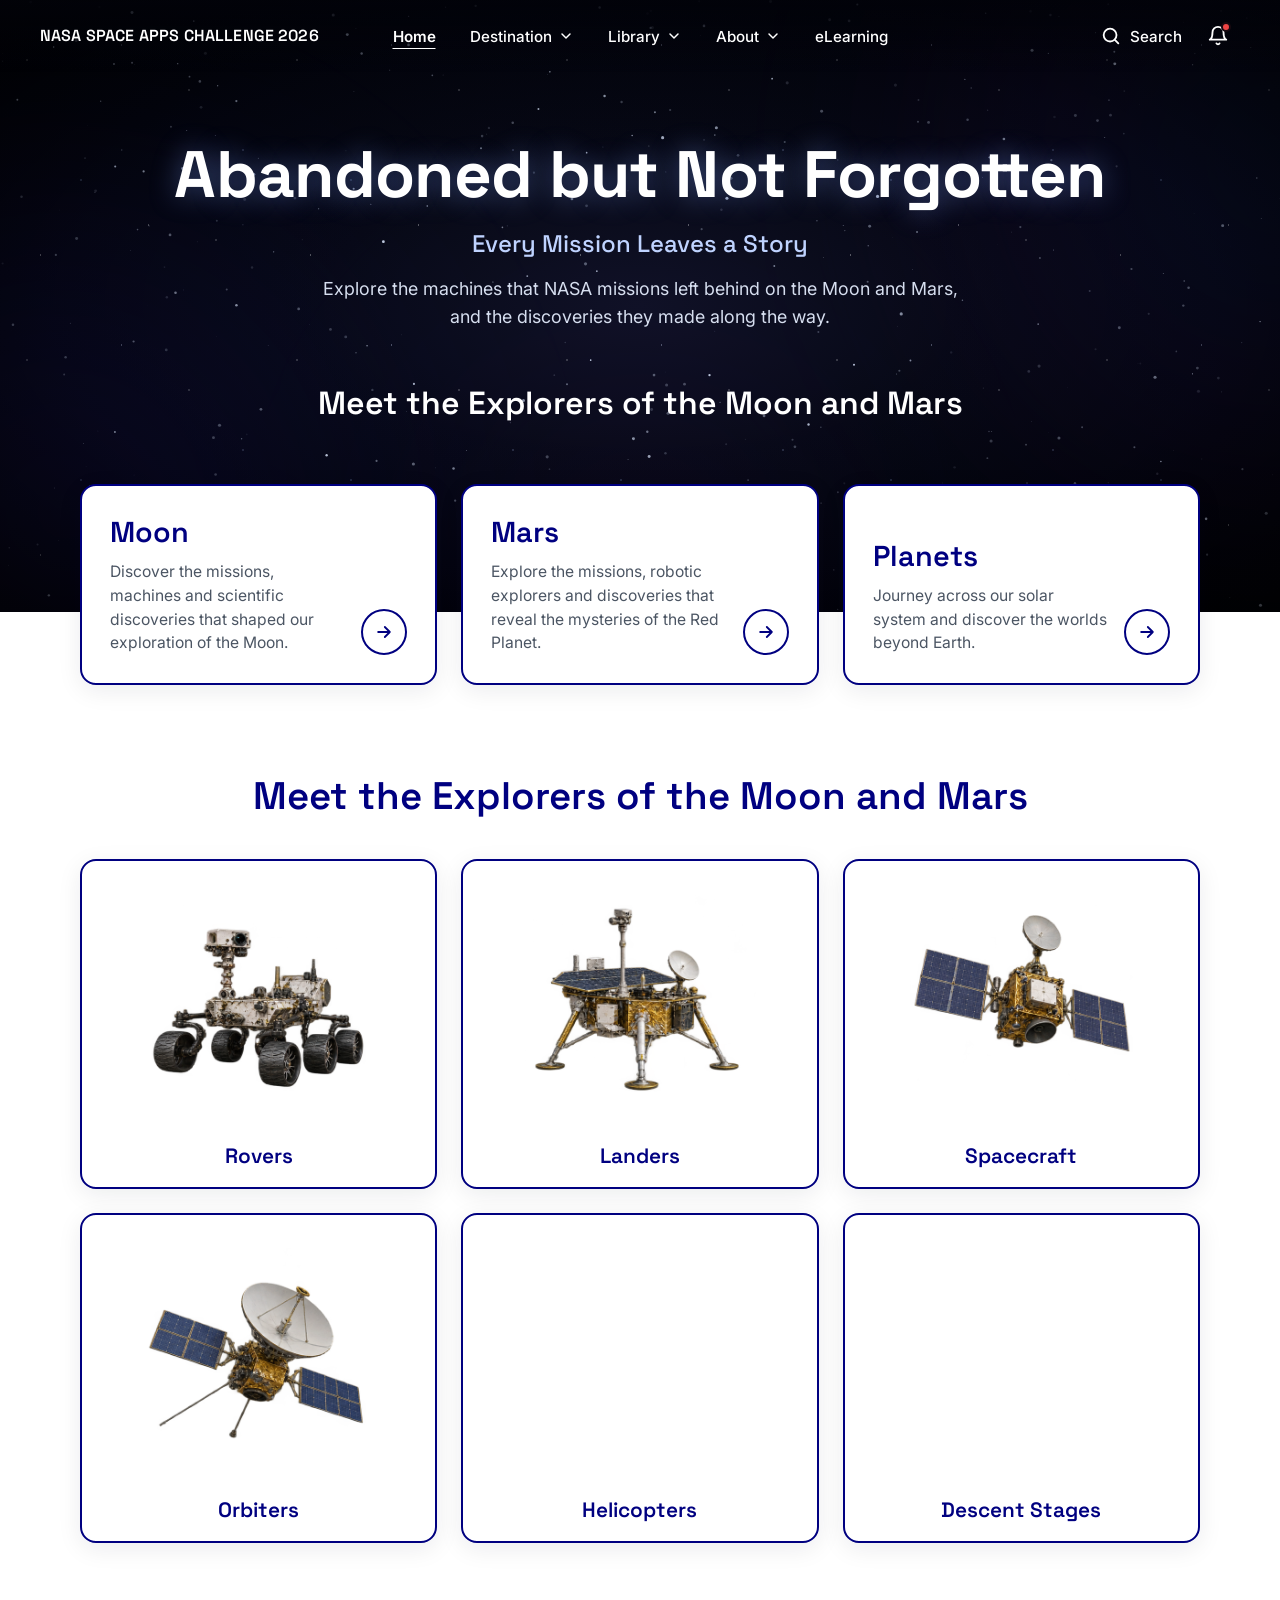
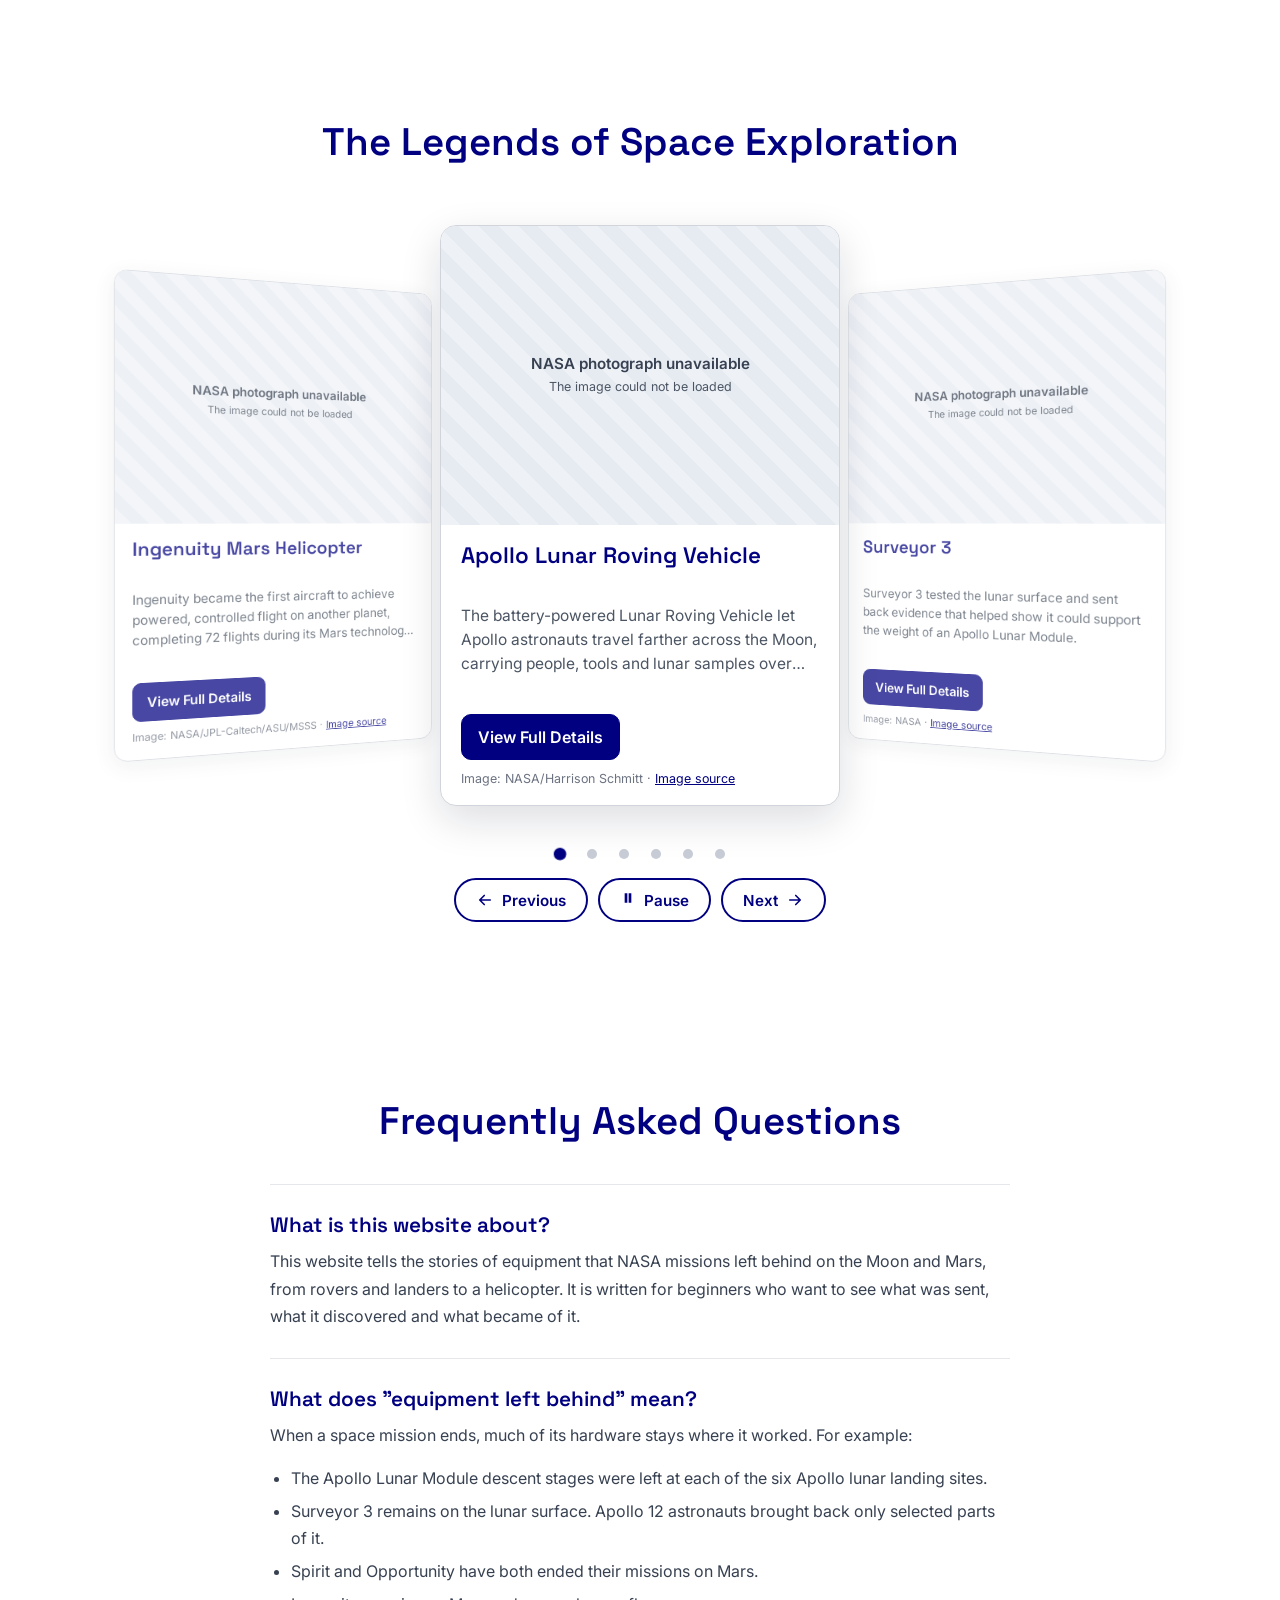
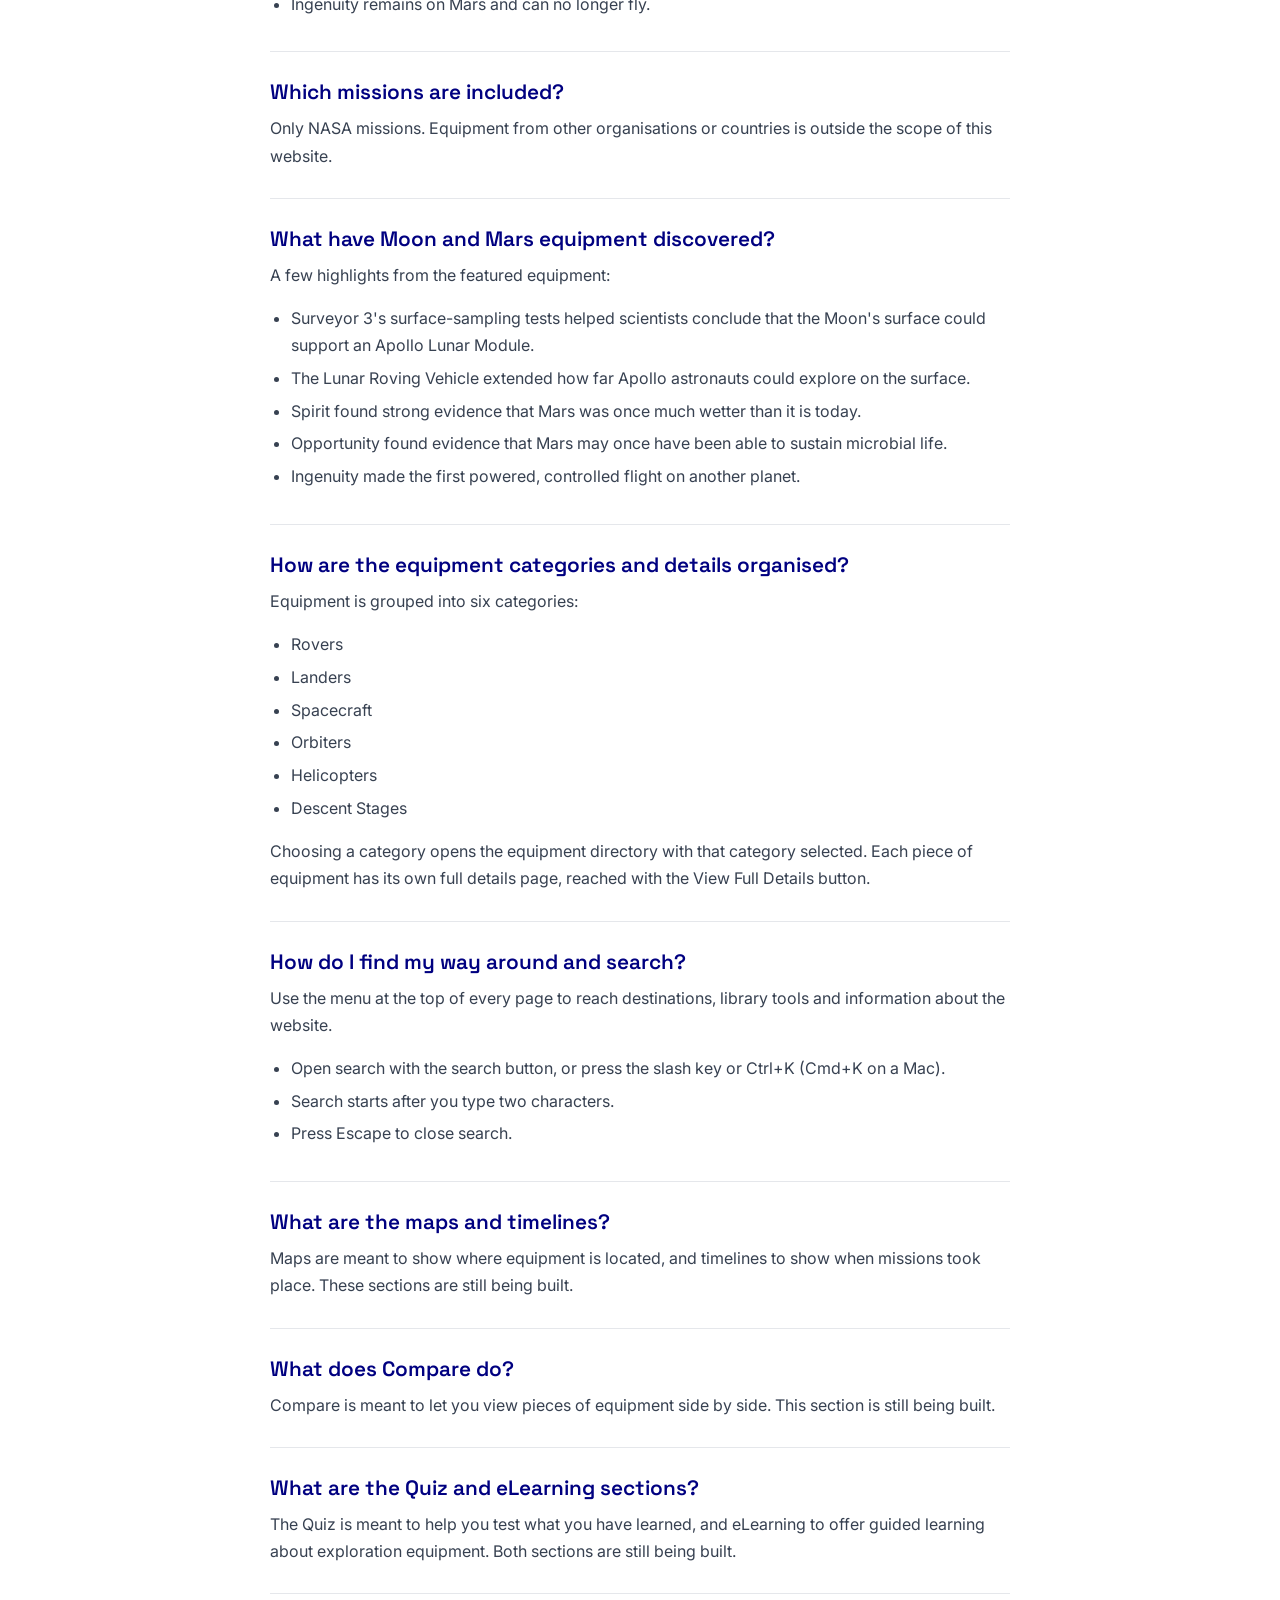
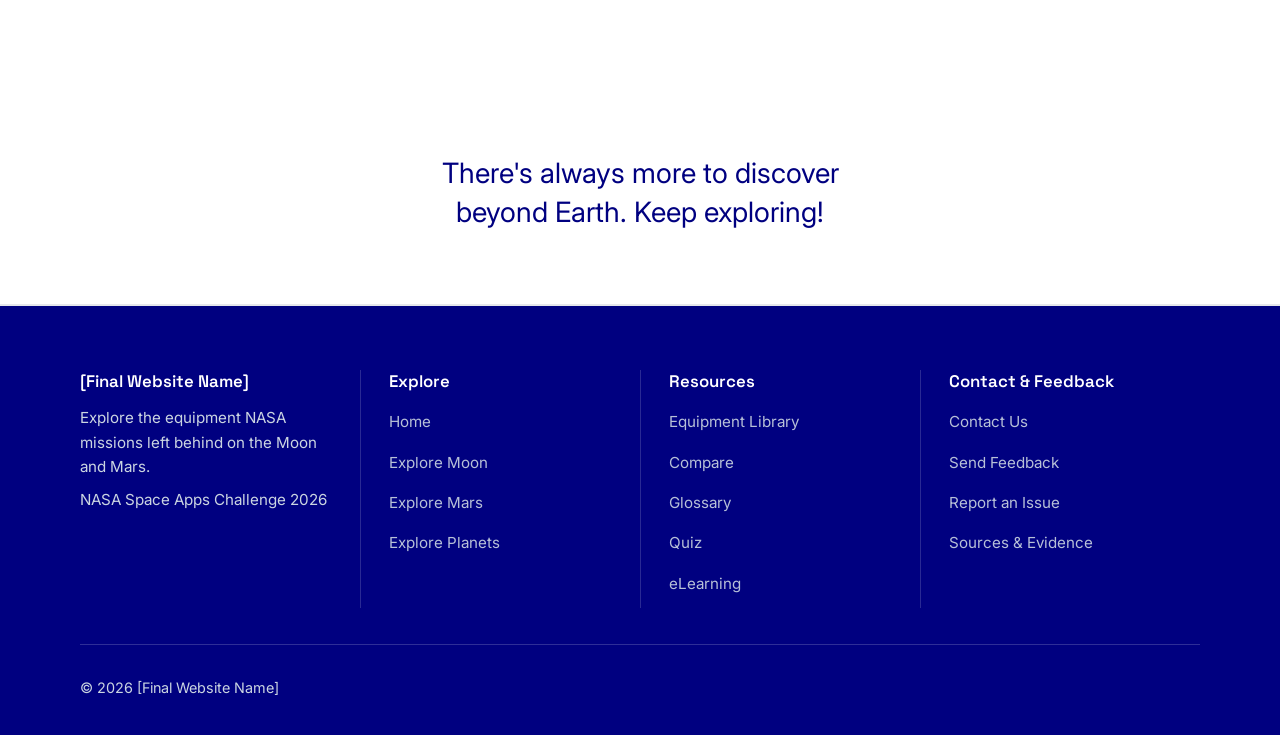
<file: index.html>
<!doctype html>
<html lang="en">
<head>
  <meta charset="utf-8">
  <meta name="viewport" content="width=device-width, initial-scale=1">
  <title>Abandoned but Not Forgotten</title>
  <meta name="description" content="Explore the equipment NASA missions left behind on the Moon and Mars.">
  <link rel="preconnect" href="https://fonts.googleapis.com">
  <link rel="preconnect" href="https://fonts.gstatic.com" crossorigin>
  <link href="https://fonts.googleapis.com/css2?family=Inter:wght@400;500;600&family=Space+Grotesk:wght@500;600;700&display=swap" rel="stylesheet">
  <link rel="stylesheet" href="css/styles.css">
</head>
<body>
  <a class="skip-link" href="#main" data-skip>Skip to main content</a>
  <header id="site-header" class="site-header is-top" data-hero="true"></header>
  <div id="drawer-root"></div>
  <div id="search-root"></div>
  <main id="main" tabindex="-1"><div id="app"></div></main>
  <footer id="site-footer" class="site-footer"></footer>
  <div class="sr-only" id="announcer" role="status" aria-live="polite"></div>
  <noscript><p style="padding:2rem">This prototype needs JavaScript.</p></noscript>
  <script type="module" src="js/main.js"></script>
</body>
</html>
</file>
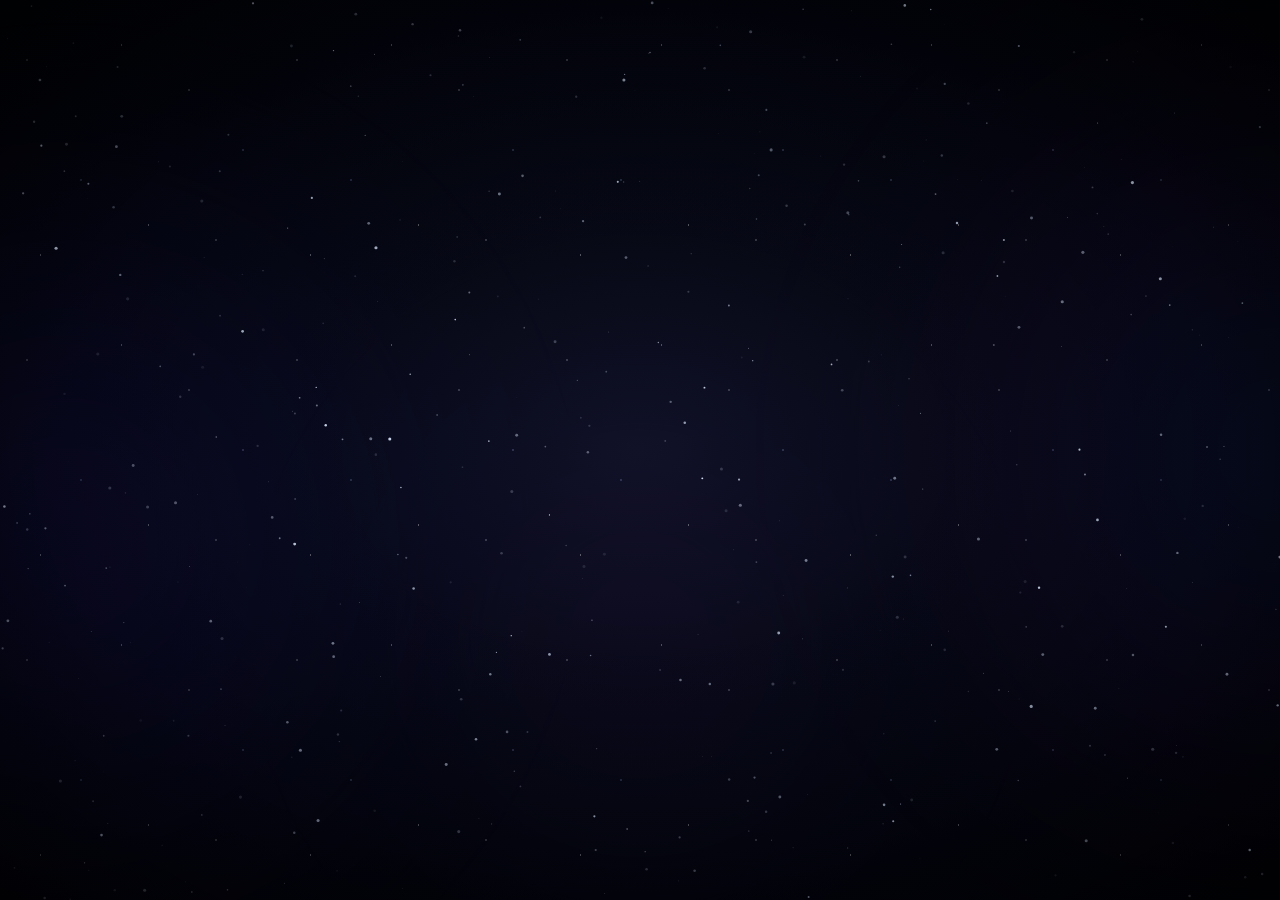
<file: assets/universe/animated-universe.html>
<!DOCTYPE html>
<html lang="en">
<head>
<meta charset="UTF-8">
<meta name="viewport" content="width=device-width, initial-scale=1">
<title>Deep Space — Animated Universe</title>
<style>
*{margin:0;padding:0;box-sizing:border-box}
html,body{width:100%;height:100%;overflow:hidden;background:#02030a;font-family:Arial,sans-serif}
.universe{position:relative;width:100%;height:100%;overflow:hidden;background:radial-gradient(ellipse at 50% 50%,#101126 0%,#070916 35%,#03040c 70%,#010208 100%)}
.nebula{position:absolute;width:85vw;height:85vw;max-width:900px;max-height:900px;border-radius:50%;filter:blur(75px);opacity:.18;animation:nebulaMove 24s ease-in-out infinite alternate}
.nebula-one{top:10%;left:-30%;background:radial-gradient(circle,#3526a6 0%,#17165b 35%,transparent 70%)}
.nebula-two{right:-35%;bottom:0;background:radial-gradient(circle,#153e87 0%,#25114c 40%,transparent 70%);animation-delay:-12s}
.nebula-three{top:35%;left:25%;width:50vw;height:50vw;background:radial-gradient(circle,#442066 0%,#161139 40%,transparent 70%);opacity:.12;animation-duration:32s}
#stars,.distant-stars,.atmosphere{position:absolute;inset:0;width:100%;height:100%}
.distant-stars{z-index:1;background-image:radial-gradient(1px 1px at 10% 20%,#fff,transparent),radial-gradient(1px 1px at 30% 60%,#a9caff,transparent),radial-gradient(1px 1px at 70% 30%,#fff,transparent),radial-gradient(1px 1px at 80% 80%,#fff,transparent),radial-gradient(1px 1px at 45% 15%,#d5dfff,transparent),radial-gradient(1px 1px at 15% 85%,#fff,transparent),radial-gradient(1px 1px at 90% 50%,#b8caff,transparent),radial-gradient(1px 1px at 55% 75%,#fff,transparent);background-size:270px 300px;opacity:.65;animation:distantDrift 100s linear infinite}
#stars{z-index:2}
.atmosphere{z-index:3;pointer-events:none;background:radial-gradient(ellipse at center,transparent 25%,rgba(0,0,8,.25) 65%,rgba(0,0,0,.7) 100%)}
.shooting-star{position:absolute;z-index:4;top:20%;left:-20%;width:140px;height:1px;opacity:0;background:linear-gradient(90deg,transparent,#9fcaff,#fff);transform:rotate(-25deg);animation:shooting 8s linear 3s infinite;box-shadow:0 0 8px #80aaff}
.shooting-star.two{top:55%;width:100px;animation-duration:10s;animation-delay:11s}
.center-content{position:absolute;z-index:5;top:50%;left:50%;width:90%;transform:translate(-50%,-50%);text-align:center;color:#fff;pointer-events:none}
.center-content h1{font-size:clamp(24px,5vw,52px);font-weight:300;letter-spacing:.18em;text-shadow:0 0 25px rgba(125,160,255,.4);animation:titleGlow 5s ease-in-out infinite alternate}
.center-content p{margin-top:16px;color:#a6b2d1;font-size:11px;letter-spacing:.35em;text-transform:uppercase}
@keyframes nebulaMove{from{transform:translate(-3%,-2%) scale(.95)}to{transform:translate(5%,4%) scale(1.12)}}
@keyframes distantDrift{to{transform:translateY(-300px)}}
@keyframes shooting{0%,75%{left:-20%;opacity:0}77%{opacity:.9}90%,100%{left:120%;opacity:0}}
@keyframes titleGlow{from{text-shadow:0 0 12px rgba(125,160,255,.2)}to{text-shadow:0 0 35px rgba(125,160,255,.7)}}
@media(max-width:600px){.nebula{filter:blur(55px)}.center-content p{font-size:9px;letter-spacing:.2em}}
@media(prefers-reduced-motion:reduce){*,*::before,*::after{animation-duration:.01ms!important;animation-iteration-count:1!important}}
</style>
</head>
<body>
<main class="universe">
  <div class="nebula nebula-one"></div>
  <div class="nebula nebula-two"></div>
  <div class="nebula nebula-three"></div>
  <div class="distant-stars"></div>
  <canvas id="stars"></canvas>
  <div class="shooting-star"></div>
  <div class="shooting-star two"></div>
  <div class="atmosphere"></div>
</main>
<script>
const canvas=document.getElementById("stars"),ctx=canvas.getContext("2d");
let stars=[],width=0,height=0;
function resizeCanvas(){
  width=innerWidth;height=innerHeight;
  const dpr=Math.min(devicePixelRatio||1,2);
  canvas.width=width*dpr;canvas.height=height*dpr;
  ctx.setTransform(dpr,0,0,dpr,0,0);
  createStars();
}
function createStars(){
  stars=Array.from({length:Math.min(450,Math.floor(width*height/1800))},()=>({
    x:Math.random()*width,y:Math.random()*height,
    radius:Math.random()*1.4+.2,alpha:Math.random()*.8+.2,
    speed:Math.random()*.012+.003,phase:Math.random()*Math.PI*2,
    drift:Math.random()*.12+.02
  }));
}
function drawStars(){
  ctx.clearRect(0,0,width,height);
  const time=performance.now()*.001;
  for(const s of stars){
    const twinkle=.35+.65*(Math.sin(time*s.speed*60+s.phase)+1)/2;
    ctx.beginPath();
    ctx.arc(s.x,s.y,s.radius,0,Math.PI*2);
    ctx.fillStyle=`rgba(220,232,255,${s.alpha*twinkle})`;
    ctx.fill();
    if((s.y+=s.drift)>height){s.y=0;s.x=Math.random()*width}
  }
  requestAnimationFrame(drawStars);
}
addEventListener("resize",resizeCanvas);
resizeCanvas();
drawStars();
</script>
</body>
</html>
</file>
<file: css/styles.css>
/* Approved visual system (HOME_SCREEN_SPECIFICATION.md §11) */
:root{
  --navy:#000080; --navy-hover:#1a1a9a; --white:#fff; --space-dark:#0B0F1A; --sky:#38BDF8; --lunar:#A1A1AA;
  --mars:#F45D37; --green:#22C55E; --mission:#F97316; --red:#EF4444; --body:#4B5563; --rv-bg:#F8FAFC;
  --line:#E5E7EB; --radius:16px; --radius-sm:10px; --shadow:0 6px 24px rgba(15,23,42,.08); --shadow-lg:0 14px 40px rgba(15,23,42,.14);
  --header-h:64px; --font-h:"Space Grotesk",system-ui,sans-serif; --font-b:"Inter",system-ui,-apple-system,"Segoe UI",sans-serif;
  --gutter:clamp(16px,4vw,40px); --max:1200px; --ease:cubic-bezier(.22,.61,.36,1);
}
@media (min-width:1080px){:root{--header-h:72px}}

*,*::before,*::after{box-sizing:border-box}
html{scroll-behavior:smooth;-webkit-text-size-adjust:100%}
html.no-scroll,html.no-scroll body{overflow:hidden}
body{margin:0;font-family:var(--font-b);font-size:1rem;line-height:1.6;color:#1F2937;background:var(--white);overflow-x:hidden}
img,svg{max-width:100%}
a{color:inherit}
h1,h2,h3{font-family:var(--font-h);color:var(--navy);margin:0;line-height:1.2}
p{margin:0 0 1em}
ul,ol{margin:0;padding:0;list-style:none}
:focus-visible{outline:3px solid var(--sky);outline-offset:3px;border-radius:6px}
.sr-only{position:absolute!important;width:1px;height:1px;margin:-1px;padding:0;overflow:hidden;clip:rect(0,0,0,0);white-space:nowrap;border:0}
.skip-link{position:fixed;left:12px;top:-60px;z-index:2000;background:var(--navy);color:#fff;padding:10px 16px;border-radius:8px;transition:top .15s}
.skip-link:focus{top:12px}
main:focus{outline:none}
.wrap{max-width:var(--max);margin:0 auto;padding:0 var(--gutter)}
.muted{color:var(--body);font-size:.95rem}
.center{text-align:center}

/* ---------- Header ---------- */
.site-header{position:fixed;inset:0 0 auto 0;z-index:1000;height:var(--header-h);background:#fff;color:var(--navy);
  box-shadow:0 1px 0 var(--line),0 4px 18px rgba(15,23,42,.06);transition:transform .32s var(--ease),background-color .32s,box-shadow .32s,color .32s}
.site-header.is-hidden{transform:translateY(-100%)}
.site-header[data-hero="true"].is-top{background:linear-gradient(180deg,rgba(2,3,10,.78) 0%,rgba(2,3,10,0) 100%);box-shadow:none;color:#fff}
.hdr-inner{height:100%;max-width:1440px;margin:0 auto;padding:0 var(--gutter);display:flex;align-items:center;justify-content:space-between;gap:12px}
.brand{font-family:var(--font-h);font-weight:600;font-size:clamp(.72rem,3.4vw,.95rem);line-height:1.15;letter-spacing:.01em;text-decoration:none;color:inherit;max-width:60vw}
@media (min-width:1080px){.hdr-inner{display:grid;grid-template-columns:1fr auto 1fr}.brand{font-size:clamp(.85rem,1.25vw,1.05rem);max-width:none;white-space:nowrap}}
.nav-desktop{display:none}
@media (min-width:1080px){.nav-desktop{display:block}}
.nav-desktop>ul{display:flex;align-items:center;gap:6px}
.nav-link{font:500 .95rem var(--font-b);color:inherit;background:none;border:0;padding:10px 14px;border-radius:999px;text-decoration:none;cursor:pointer;display:inline-flex;align-items:center;gap:6px;transition:background-color .2s,opacity .2s}
.nav-link:hover{background:rgba(127,127,170,.16)}
.nav-link[aria-current="page"]{font-weight:600;text-decoration:underline;text-underline-offset:6px}
.chev{display:inline-flex;transition:transform .2s}.dd.is-open .chev{transform:rotate(180deg)}
.dd{position:relative}
.dd-menu{position:absolute;top:calc(100% + 6px);left:50%;transform:translateX(-50%);min-width:210px;background:#fff;border:1px solid var(--line);border-radius:14px;box-shadow:var(--shadow-lg);padding:8px;color:var(--navy)}
.dd-menu a{display:block;padding:10px 14px;border-radius:10px;text-decoration:none;font-size:.95rem;font-weight:500;color:var(--navy)}
.dd-menu a:hover{background:#EEF2FF}
.hdr-actions{display:flex;align-items:center;gap:4px;justify-self:end}
.icon-btn{position:relative;display:inline-flex;align-items:center;justify-content:center;gap:8px;min-width:44px;height:44px;padding:0 10px;border:0;background:none;color:inherit;border-radius:999px;cursor:pointer;text-decoration:none;font:500 .95rem var(--font-b);transition:background-color .2s}
.icon-btn:hover{background:rgba(127,127,170,.18)}
.icon-btn:active{transform:scale(.96)}
.search-label,.bell{display:none}
.burger{display:inline-flex}
@media (min-width:1080px){.search-label{display:inline}.bell{display:inline-flex}.burger{display:none}}
.dot{position:absolute;top:8px;right:9px;width:10px;height:10px;border-radius:50%;background:var(--red);border:2px solid #fff}
.site-header[data-hero="true"].is-top .dot{border-color:rgba(2,3,10,.9)}
.dot[hidden]{display:none}
.dot.inline{position:static;display:inline-block;margin-left:10px;border-color:#fff;vertical-align:middle}

/* ---------- Drawer ---------- */
.drawer{position:fixed;inset:0;z-index:1100}
.drawer[hidden]{display:none}
.drawer-backdrop{position:absolute;inset:0;background:rgba(2,3,10,.55);opacity:0;transition:opacity .25s}
.drawer-panel{position:absolute;top:0;right:0;bottom:0;width:min(88vw,360px);background:#fff;color:var(--navy);transform:translateX(100%);transition:transform .26s var(--ease);display:flex;flex-direction:column;overflow-y:auto;box-shadow:-10px 0 40px rgba(0,0,0,.25)}
.drawer.is-open .drawer-backdrop{opacity:1}.drawer.is-open .drawer-panel{transform:none}
.drawer-head{display:flex;align-items:center;justify-content:space-between;padding:10px 12px 10px 20px;border-bottom:1px solid var(--line)}
.drawer-title{font:600 1.1rem var(--font-h)}
.drawer-list{padding:8px 12px 24px}
.drawer-link{display:flex;width:100%;align-items:center;justify-content:space-between;min-height:48px;padding:10px 12px;border:0;background:none;color:var(--navy);font:500 1.02rem var(--font-b);text-align:left;text-decoration:none;border-radius:10px;cursor:pointer}
.drawer-link:hover{background:#EEF2FF}
.drawer-link.sub{padding-left:28px;font-weight:400}
.drawer-acc.is-open .chev{transform:rotate(180deg)}
.drawer-sub{padding-bottom:4px}.drawer-sub[hidden]{display:none}

/* ---------- Search overlay ---------- */
.search-overlay{position:fixed;inset:0;z-index:1200;display:flex;align-items:flex-start;justify-content:center;padding:clamp(12px,10vh,96px) 12px 12px;opacity:0;transition:opacity .2s linear}
.search-overlay[hidden]{display:none}
.search-overlay.is-open{opacity:1}
.search-backdrop{position:absolute;inset:0;background:rgba(2,3,10,.55);backdrop-filter:blur(6px);-webkit-backdrop-filter:blur(6px)}
.search-panel{position:relative;width:min(680px,100%);max-height:min(78vh,640px);display:flex;flex-direction:column;background:#fff;border-radius:20px;box-shadow:0 24px 70px rgba(0,0,0,.4);overflow:hidden}
.search-top{display:flex;align-items:center;gap:8px;padding:14px 14px 14px 18px;border-bottom:1px solid var(--line)}
.search-ico{color:var(--navy);display:inline-flex}
#search-input{flex:1;min-width:0;border:0;outline:0;font:400 1.1rem var(--font-b);color:#111827;background:none;padding:8px 4px;height:44px}
#search-input:focus-visible{outline:none}
.search-top:focus-within{box-shadow:inset 0 -2px 0 var(--navy)}
.search-clear{border:0;background:#EEF2FF;color:var(--navy);width:30px;height:30px;border-radius:50%;font-size:1.3rem;line-height:1;cursor:pointer}
.search-clear[hidden]{display:none}
.search-esc{display:inline-flex;align-items:center;gap:6px;border:1px solid var(--line);background:#fff;color:var(--navy);height:38px;padding:0 10px;border-radius:10px;cursor:pointer;font:500 .8rem var(--font-b)}
.esc-hint{display:none}
@media (min-width:700px){.esc-hint{display:inline}}
.offline-label{margin:0;padding:6px 18px;background:#FFF7ED;color:#9A3412;font-size:.85rem;font-weight:600;border-bottom:1px solid #FED7AA}
.offline-label[hidden]{display:none}
.search-body{overflow-y:auto;padding:12px 8px 16px;flex:1;min-height:120px}
.sugg{padding:6px 12px 10px}
.sugg-head{display:flex;justify-content:space-between;align-items:center;margin-bottom:6px}
.sugg h3{font:600 .9rem var(--font-h);text-transform:uppercase;letter-spacing:.06em;color:var(--body)}
.link-btn{background:none;border:0;color:var(--navy);font:600 .9rem var(--font-b);cursor:pointer;text-decoration:underline;padding:6px}
.link-btn[hidden]{display:none}
.sugg-list{display:flex;flex-wrap:wrap;gap:8px}
.sugg-item{border:1px solid var(--line);background:#fff;color:var(--navy);padding:8px 14px;border-radius:999px;font:500 .92rem var(--font-b);cursor:pointer}
.sugg-item:hover{background:#EEF2FF}
.results{max-height:calc(5 * 78px);overflow-y:auto}  /* ~5 results visible, scroll for more */
.result{display:block;padding:12px 14px;border-radius:12px;text-decoration:none;min-height:70px}
.result:hover,.result:focus-visible{background:#EEF2FF}
.r-top{display:flex;align-items:center;justify-content:space-between;gap:10px}
.r-title{font:600 1rem var(--font-b);color:#111827;overflow:hidden;text-overflow:ellipsis;white-space:nowrap}
.r-type{flex:none;font:600 .72rem var(--font-b);color:var(--navy);background:#EEF2FF;border-radius:999px;padding:3px 9px}
.r-desc{display:block;color:var(--body);font-size:.9rem;overflow:hidden;text-overflow:ellipsis;white-space:nowrap}
mark{background:none;color:var(--navy);font-weight:700;text-decoration:underline;text-underline-offset:2px}
.search-error{text-align:center;padding:24px}

/* ---------- Buttons / shared ---------- */
.btn-primary{position:relative;display:inline-flex;align-items:center;justify-content:center;gap:10px;background:var(--navy);color:#fff;border:0;border-radius:12px;padding:12px 22px;min-height:46px;font:600 1rem var(--font-b);cursor:pointer;text-decoration:none;transition:background-color .2s,transform .12s}
.btn-primary:hover{background:var(--navy-hover)}
.btn-primary:active{transform:scale(.97)}
.btn-primary[aria-disabled="true"]{pointer-events:none;opacity:.9}
.spinner{display:none;width:16px;height:16px;border:2px solid rgba(255,255,255,.4);border-top-color:#fff;border-radius:50%}
.btn-primary.is-loading .spinner{display:inline-block;animation:spin .7s linear infinite,spinIn 0s linear .25s backwards}
@keyframes spin{to{transform:rotate(360deg)}}
@keyframes spinIn{from{opacity:0}to{opacity:1}}
.btn-outline{display:inline-flex;align-items:center;border:2px solid var(--navy);color:var(--navy);background:#fff;border-radius:12px;padding:8px 18px;min-height:44px;font:600 .95rem var(--font-b);text-decoration:none;cursor:pointer;margin:0 8px 8px 0}
.btn-outline:hover{background:#EEF2FF}
.h2{text-wrap:balance;font-size:clamp(1.6rem,3.4vw,2.4rem);font-weight:600;text-align:center;margin-bottom:clamp(24px,4vw,40px)}
.h3{font-size:1.25rem;font-weight:600}
.section{padding:clamp(48px,7vw,88px) 0}
.reveal{opacity:0;transform:translateY(18px);transition:opacity .45s var(--ease),transform .45s var(--ease);transition-delay:calc(var(--i,0)*90ms)}
.reveal.in{opacity:1;transform:none}
.state-msg{padding:32px;text-align:center;color:var(--body)}

/* media */
.media{margin:0;aspect-ratio:4/3;background:#EEF2F7;border-radius:12px 12px 0 0;overflow:hidden;display:flex;align-items:center;justify-content:center}
.media img{width:100%;height:100%;object-fit:contain;display:block}
.media-ph{width:100%;height:100%;display:flex;flex-direction:column;align-items:center;justify-content:center;gap:4px;text-align:center;padding:16px;background:repeating-linear-gradient(45deg,#EEF2F7,#EEF2F7 14px,#E6EBF2 14px,#E6EBF2 28px);color:#374151}
.media-ph-title{font:600 .95rem var(--font-b)}.media-ph-note{font-size:.78rem;color:#4B5563}
.credit{margin:10px 0 0;font-size:.78rem;color:#6B7280;line-height:1.4}
.credit a{color:var(--navy)}
.testbed{display:block;margin-top:4px;font-weight:600;color:#7C2D12}
.img-note{font-size:.9rem;color:var(--body)}
.media.is-loading{background:linear-gradient(90deg,#EEF2F7 25%,#F8FAFC 50%,#EEF2F7 75%);background-size:200% 100%;animation:shimmer 1.4s linear infinite}
@keyframes shimmer{to{background-position:-200% 0}}

/* ---------- Hero ---------- */
.hero{position:relative;color:#fff;background:var(--space-dark)}
.hero-bg{position:absolute;inset:0 0 0 0;overflow:hidden}
.hero-bg iframe{position:absolute;inset:0;width:100%;height:100%;border:0;display:block;pointer-events:none}
.hero-content{position:relative;z-index:2;text-align:center;padding-top:calc(var(--header-h) + clamp(32px,7vh,72px));padding-bottom:clamp(140px,22vw,190px);min-height:clamp(540px,64vh,700px);display:flex;flex-direction:column;align-items:center;justify-content:center}
.hero-title{color:#fff;font-size:clamp(2.1rem,6vw,4.1rem);font-weight:700;letter-spacing:-.01em;text-shadow:0 0 28px rgba(125,160,255,.45)}
.hero-sub{margin:14px 0 0;font:500 clamp(1.05rem,2.4vw,1.5rem) var(--font-h);color:#BFD3FF}
.hero-desc{margin:16px auto 0;max-width:640px;color:#D6DEEF;font-size:clamp(.98rem,1.6vw,1.12rem)}
.hero-h2{color:#fff;font-size:clamp(1.35rem,3vw,2rem);font-weight:600;margin-top:clamp(28px,5vw,52px)}

/* ---------- Explore cards (overlap the dark → white transition) ---------- */
.explore{position:relative;z-index:3;margin-top:calc(-1 * clamp(96px,15vw,128px))}
.explore-grid{display:grid;gap:clamp(14px,2vw,24px);grid-template-columns:1fr}
@media (min-width:600px){.explore-grid{grid-template-columns:repeat(2,1fr)}}
@media (min-width:1024px){.explore-grid{grid-template-columns:repeat(3,1fr)}}
.explore-grid>li,.cat-grid>li{display:flex}
.explore-card{flex:1;display:flex;align-items:flex-end;justify-content:space-between;gap:16px;background:#fff;border:2px solid var(--navy);border-radius:var(--radius);padding:clamp(20px,2.4vw,28px);text-decoration:none;color:var(--navy);box-shadow:var(--shadow);min-height:190px;transition:transform .25s var(--ease),box-shadow .25s}
.explore-card:hover{transform:translateY(-6px);box-shadow:var(--shadow-lg)}
.explore-card:active{transform:translateY(-1px) scale(.99)}
.ec-text{display:flex;flex-direction:column;gap:10px}
.ec-title{font:600 clamp(1.4rem,2.4vw,1.8rem) var(--font-h)}
.ec-desc{font-size:.98rem;color:var(--body);line-height:1.5}
.ec-go{flex:none;width:46px;height:46px;border-radius:50%;border:2px solid var(--navy);display:inline-flex;align-items:center;justify-content:center;transition:background-color .2s,color .2s}
.explore-card:hover .ec-go{background:var(--navy);color:#fff}

/* ---------- Categories ---------- */
.cat-grid{display:grid;gap:clamp(14px,2vw,24px);grid-template-columns:repeat(2,1fr)}
@media (max-width:379px){.cat-grid{grid-template-columns:1fr}}
@media (min-width:1024px){.cat-grid{grid-template-columns:repeat(3,1fr)}}
.cat-card{flex:1;display:flex;flex-direction:column;background:#fff;border:2px solid var(--navy);border-radius:var(--radius);padding:12px 12px 18px;text-decoration:none;color:var(--navy);box-shadow:var(--shadow);transition:transform .25s var(--ease),box-shadow .25s}
.cat-card:hover{transform:translateY(-5px);box-shadow:var(--shadow-lg)}.cat-card:active{transform:scale(.98)}
/* category artwork: transparent PNG, whole object visible, consistent box */
.cat-img{aspect-ratio:4/3;display:flex;align-items:center;justify-content:center}
.cat-img img{width:100%;height:100%;object-fit:contain;display:block}
.cat-name{margin-top:14px;text-align:center;font:600 clamp(1.05rem,2vw,1.3rem) var(--font-h)}

/* ---------- Featured coverflow ---------- */
.featured{background:#fff;overflow-x:clip}
.cf{--card-w:min(84vw,360px);--shift:calc(var(--card-w)*.8)}
@media (min-width:700px){.cf{--card-w:clamp(300px,34vw,400px);--shift:calc(var(--card-w)*.98)}}
.cf-stage{display:grid;justify-items:center;perspective:1500px;padding:20px 0 28px;overflow-x:clip;touch-action:pan-y;-webkit-user-select:none;user-select:none}
.cf-card{grid-area:1/1;width:var(--card-w);display:flex;flex-direction:column;background:#fff;border:1px solid #D1D5DB;border-radius:var(--radius);box-shadow:var(--shadow);overflow:hidden;
  transition:transform 700ms var(--ease),opacity 700ms var(--ease),visibility 0s linear 0s;will-change:transform}
.cf-card[data-pos="0"]{transform:translateZ(0) scale(1);opacity:1;z-index:3;box-shadow:var(--shadow-lg)}
.cf-card[data-pos="-1"]{transform:translateX(calc(-1*var(--shift))) translateZ(-140px) rotateY(30deg) scale(.88);opacity:.72;z-index:2;cursor:pointer}
.cf-card[data-pos="1"]{transform:translateX(var(--shift)) translateZ(-140px) rotateY(-30deg) scale(.88);opacity:.72;z-index:2;cursor:pointer}
.cf-card[data-pos="hidden-l"]{transform:translateX(calc(-1.6*var(--shift))) translateZ(-300px) rotateY(40deg) scale(.7);opacity:0;visibility:hidden;z-index:1;pointer-events:none;transition:transform 700ms var(--ease),opacity 700ms var(--ease),visibility 0s linear 700ms}
.cf-card[data-pos="hidden-r"]{transform:translateX(calc(1.6*var(--shift))) translateZ(-300px) rotateY(-40deg) scale(.7);opacity:0;visibility:hidden;z-index:1;pointer-events:none;transition:transform 700ms var(--ease),opacity 700ms var(--ease),visibility 0s linear 700ms}
.cf-card:not([data-pos="0"]) .cf-body{pointer-events:none}
.cf-body{display:flex;flex-direction:column;align-items:flex-start;text-align:left;padding:18px 20px 18px;flex:1}
.cf-name{font-size:clamp(1.15rem,1.9vw,1.4rem);font-weight:600;min-height:2.4em;display:flex;align-items:flex-start}
.cf-desc{margin:8px 0 16px;color:var(--body);font-size:.97rem;line-height:1.55;display:-webkit-box;-webkit-line-clamp:3;line-clamp:3;-webkit-box-orient:vertical;overflow:hidden;min-height:4.65em}
.cf-body .btn-primary{margin-top:auto}
.cf-dots{display:flex;justify-content:center;gap:4px;margin-top:6px}
.cf-dot{width:28px;height:28px;border:0;background:none;padding:0;cursor:pointer;display:inline-flex;align-items:center;justify-content:center}
.cf-dot::before{content:"";width:10px;height:10px;border-radius:50%;background:#C7CCD6;transition:background-color .2s,transform .2s}
.cf-dot.is-active::before{background:var(--navy);transform:scale(1.25)}
.cf-controls{display:flex;justify-content:center;flex-wrap:wrap;gap:10px;margin-top:10px}
.pill{display:inline-flex;align-items:center;gap:8px;min-height:44px;padding:0 20px;border-radius:999px;border:2px solid var(--navy);background:#fff;color:var(--navy);font:600 .95rem var(--font-b);cursor:pointer;transition:background-color .2s,color .2s,transform .12s}
.pill:hover{background:var(--navy);color:#fff}.pill:active{transform:scale(.96)}

/* ---------- Recently viewed ---------- */
.recent{background:var(--rv-bg)}
.rv-grid{display:grid;gap:clamp(14px,2vw,24px);grid-template-columns:1fr}
@media (min-width:600px){.rv-grid{grid-template-columns:repeat(2,1fr)}}
@media (min-width:900px){.rv-grid{grid-template-columns:repeat(3,1fr)}}
@media (min-width:1200px){.rv-grid{grid-template-columns:repeat(4,1fr)}}
.rv-grid>li{display:flex}
.rv-card{flex:1;display:flex;flex-direction:column;background:#fff;border:1.5px solid var(--navy);border-radius:var(--radius);overflow:hidden;text-decoration:none;box-shadow:var(--shadow);transition:transform .25s var(--ease),box-shadow .25s}
.rv-card:hover{transform:translateY(-5px);box-shadow:var(--shadow-lg)}.rv-card:active{transform:scale(.99)}
.rv-body{padding:14px 16px 16px}
.rv-name{font-size:1.1rem;font-weight:600}
.rv-desc{margin:6px 0 0;color:var(--body);font-size:.93rem;display:-webkit-box;-webkit-line-clamp:3;line-clamp:3;-webkit-box-orient:vertical;overflow:hidden}

/* ---------- FAQ ---------- */
.faq-wrap{max-width:820px;margin:0 auto;padding:0 var(--gutter)}
.faq-item{padding:clamp(20px,3vw,28px) 0;border-top:1px solid var(--line)}
.faq-item:last-child{border-bottom:1px solid var(--line)}
.faq-q{font-size:clamp(1.1rem,2vw,1.3rem);font-weight:600;margin-bottom:10px}
.faq-a{color:#374151;line-height:1.7}
.faq-a ul{list-style:disc;padding-left:1.3em;margin:0 0 1em}.faq-a li{margin-bottom:.35em}
.faq-a p:last-child,.faq-a ul:last-child{margin-bottom:0}

/* ---------- Closing ---------- */
.closing-sec{padding:clamp(40px,6vw,72px) var(--gutter);border-bottom:2px solid var(--line)}
.closing{max-width:760px;margin:0 auto;text-align:center;text-wrap:balance;font:400 clamp(1.2rem,2.6vw,1.75rem)/1.4 var(--font-b);color:var(--navy)}

/* ---------- Footer ---------- */
.site-footer{background:var(--navy);color:#CBD5E1}
.foot-wrap{max-width:var(--max);margin:0 auto;padding:clamp(40px,6vw,64px) var(--gutter) 24px}
.foot-grid{display:grid;grid-template-columns:1fr;gap:32px}
@media (min-width:600px){.foot-grid{grid-template-columns:repeat(2,1fr)}}
@media (min-width:1024px){.foot-grid{grid-template-columns:repeat(4,1fr);gap:0}.foot-col{padding:0 28px;border-left:1px solid rgba(255,255,255,.16)}.foot-col:first-child{padding-left:0;border-left:0}}
.foot-h{font:600 1.05rem var(--font-h);color:#fff;margin-bottom:14px}
.foot-p{margin:0 0 .6em;font-size:.95rem}
.foot-col li{margin-bottom:8px}
.foot-col a{color:#CBD5E1;text-decoration:none;font-size:.95rem;display:inline-block;padding:4px 0;opacity:.9;transition:opacity .2s,color .2s}
.foot-col a:hover{color:#fff;opacity:1;text-decoration:underline}
.foot-col a:focus-visible,.to-top:focus-visible{outline-color:#fff}
.foot-bottom{display:flex;align-items:center;justify-content:space-between;gap:12px;margin-top:36px;padding-top:20px;border-top:1px solid rgba(255,255,255,.18);min-height:64px}
.copy{margin:0;font-size:.9rem}
.to-top{width:46px;height:46px;border-radius:50%;border:2px solid #fff;background:transparent;color:#fff;display:inline-flex;align-items:center;justify-content:center;cursor:pointer;transition:background-color .2s,color .2s}
.to-top:hover{background:#fff;color:var(--navy)}.to-top:active{transform:scale(.94)}
.to-top[hidden]{display:inline-flex;visibility:hidden}  /* keeps row height stable */

/* ---------- Other pages ---------- */
.page{padding:calc(var(--header-h) + 40px) 0 72px;min-height:70vh}
.page-wrap{max-width:860px;margin:0 auto;padding:0 var(--gutter)}
.page-h1{font-size:clamp(1.8rem,4vw,2.6rem);margin:8px 0 18px}.page-h1:focus{outline:none}
.badge-ph{display:inline-block;margin:0 0 6px;padding:4px 12px;border-radius:999px;background:#FFF7ED;color:#9A3412;border:1px solid #FED7AA;font:600 .78rem var(--font-b);text-transform:uppercase;letter-spacing:.05em}
.filters{display:flex;flex-wrap:wrap;gap:8px;align-items:center;margin:8px 0 20px}
.chip{min-height:40px;padding:0 16px;border-radius:999px;border:1.5px solid var(--navy);background:#fff;color:var(--navy);font:600 .92rem var(--font-b);cursor:pointer}
.chip[aria-pressed="true"]{background:var(--navy);color:#fff}
.dir-list{display:grid;gap:10px}
.dir-item{display:flex;flex-direction:column;gap:2px;padding:14px 16px;border:1px solid var(--line);border-radius:12px;text-decoration:none;color:var(--navy);background:#fff}
.dir-item:hover{background:#EEF2FF}.dir-item span{color:var(--body);font-size:.9rem}
.detail-media{max-width:460px;margin-bottom:18px;border:1px solid var(--line);border-radius:12px;overflow:hidden}.detail-media .credit{padding:0 12px 10px}
.src-list{list-style:disc;padding-left:1.3em;margin:8px 0 16px}.src-list a{color:var(--navy)}
.src-block{padding:16px 0;border-top:1px solid var(--line)}
.upd-list{display:grid;gap:16px;margin-top:16px}
.upd{padding:20px;border:1px solid var(--line);border-radius:14px;background:#fff;min-height:150px}
.upd-meta{display:flex;gap:8px;align-items:center;margin-bottom:8px;color:var(--body);font-size:.88rem}
.tag{font:700 .7rem var(--font-b);letter-spacing:.06em;padding:3px 9px;border-radius:999px}
.tag-new{background:#DCFCE7;color:#166534}.tag-ann{background:#FFEDD5;color:#9A3412}

/* ---------- Reduced motion ---------- */
@media (prefers-reduced-motion:reduce){
  html{scroll-behavior:auto}
  *,*::before,*::after{animation-duration:.01ms!important;animation-iteration-count:1!important;transition-duration:.01ms!important;transition-delay:0s!important}
  .reveal{opacity:1;transform:none}
  .cf-card{transition:none!important}
}


/* Expanded Library + About screens */
.abnf-extra{max-width:1120px}.extra-crumb{font-size:.86rem;color:#667085;margin:0 0 1rem}.extra-crumb a{color:#000080}.extra-intro{max-width:800px;margin:0 0 2rem}.extra-kicker{font-size:.72rem;letter-spacing:.16em;font-weight:700;color:#5d6b9a}.extra-intro .page-h1{margin:.25rem 0 .7rem}.extra-intro>p:last-child{color:#596579;line-height:1.7;font-size:1.04rem}.extra-panel,.extra-card,.gloss-card,.source-card{background:#fff;border:1px solid #e1e6ef;border-radius:16px;padding:1.25rem;margin:1rem 0;box-shadow:0 8px 24px rgba(15,30,70,.045)}.extra-panel h2,.extra-card h2{font-family:'Space Grotesk',sans-serif;color:#111a38;margin:.1rem 0 .8rem}.extra-panel p,.extra-card p,.gloss-card p,.source-card p{line-height:1.65;color:#4e596b}.extra-grid{display:grid;grid-template-columns:repeat(2,minmax(0,1fr));gap:1rem}.extra-selects{display:grid;grid-template-columns:repeat(2,minmax(0,1fr));gap:1rem}.extra-selects label,.quiz-start label{display:grid;gap:.45rem;font-weight:650}.extra-selects select,.quiz-start select,.gloss-search-row input,.gloss-search-row select{width:100%;min-height:46px;padding:.7rem .85rem;border:1px solid #cbd3e1;border-radius:10px;background:#fff;color:#17213b}.table-scroll{overflow-x:auto}.extra-table{width:100%;border-collapse:collapse;min-width:620px}.extra-table th,.extra-table td{padding:.85rem;text-align:left;border-bottom:1px solid #e6eaf1;vertical-align:top}.extra-table thead th{background:#f2f4fa;color:#15204a}.extra-table tr.is-same td{background:#f0f8f3}.extra-table tr.is-different td{background:#fffaf0}.extra-note,.extra-source{font-size:.86rem;color:#697386}.gloss-search-row{position:relative;display:flex;gap:.65rem;align-items:center;margin:1rem 0}.gloss-search-row input{flex:1}.gloss-pop{position:absolute;right:0;top:calc(100% + 8px);z-index:5;width:min(320px,90vw);padding:1rem;background:white;border:1px solid #dce2ed;border-radius:14px;box-shadow:0 16px 40px #11182722}.check-line{display:block;padding:.45rem 0}.az-row{display:flex;flex-wrap:wrap;gap:.35rem;margin:1rem 0}.chip{border:1px solid #d7deeb;background:#fff;border-radius:8px;padding:.45rem .62rem;cursor:pointer}.chip[aria-pressed=true]{background:#000080;color:white;border-color:#000080}.gloss-list,.source-list{display:grid;gap:.65rem}.gloss-card{margin:0}.gloss-card h2,.source-card h2{font-size:1.15rem;margin:.15rem 0 .5rem}.extra-tag{display:inline-block;border-radius:99px;background:#edf0ff;color:#17266b;padding:.2rem .55rem;font-size:.75rem;font-weight:650}.status-review{background:#fff2dc;color:#76500b}.extra-simple{background:#f7f8fc;padding:.65rem .8rem;border-radius:8px}.source-card{display:flex;justify-content:space-between;align-items:center;gap:1rem}.source-card .btn-outline{white-space:nowrap}.quiz-start{max-width:700px}.quiz-progress{display:flex;justify-content:space-between;color:#64708a;font-size:.9rem;margin-bottom:1rem}.quiz-options{display:grid;gap:.65rem;margin:1rem 0}.quiz-option{width:100%;text-align:left;padding:1rem;border:1px solid #cfd6e3;background:white;border-radius:12px;cursor:pointer;color:#17213b}.quiz-option:hover:not(:disabled){border-color:#000080}.quiz-option:disabled{cursor:default}.quiz-option.is-correct{border:2px solid #16834a;background:#f0faf4}.quiz-option.is-wrong{border:2px solid #c63b3b;background:#fff4f4}.quiz-feedback{margin:1rem 0;padding:1rem;border-radius:12px;background:#f2f5fb;border-left:4px solid #000080}.quiz-score{font-size:2rem;font-weight:750;color:#000080}.btn-primary,.btn-outline{display:inline-flex;align-items:center;justify-content:center;border-radius:10px;padding:.7rem 1rem;text-decoration:none;cursor:pointer}.btn-primary{background:#000080;color:#fff;border:1px solid #000080}.btn-outline{background:white;color:#000080;border:1px solid #000080}.link-btn{background:none;border:0;color:#000080;text-decoration:underline;cursor:pointer;padding:.6rem 0}
@media(max-width:700px){.extra-grid,.extra-selects{grid-template-columns:1fr}.source-card{align-items:flex-start;flex-direction:column}.gloss-search-row{flex-wrap:wrap}.gloss-search-row input{flex-basis:100%}.extra-panel,.extra-card,.gloss-card,.source-card{padding:1rem}.extra-table{font-size:.88rem}}
</file>
